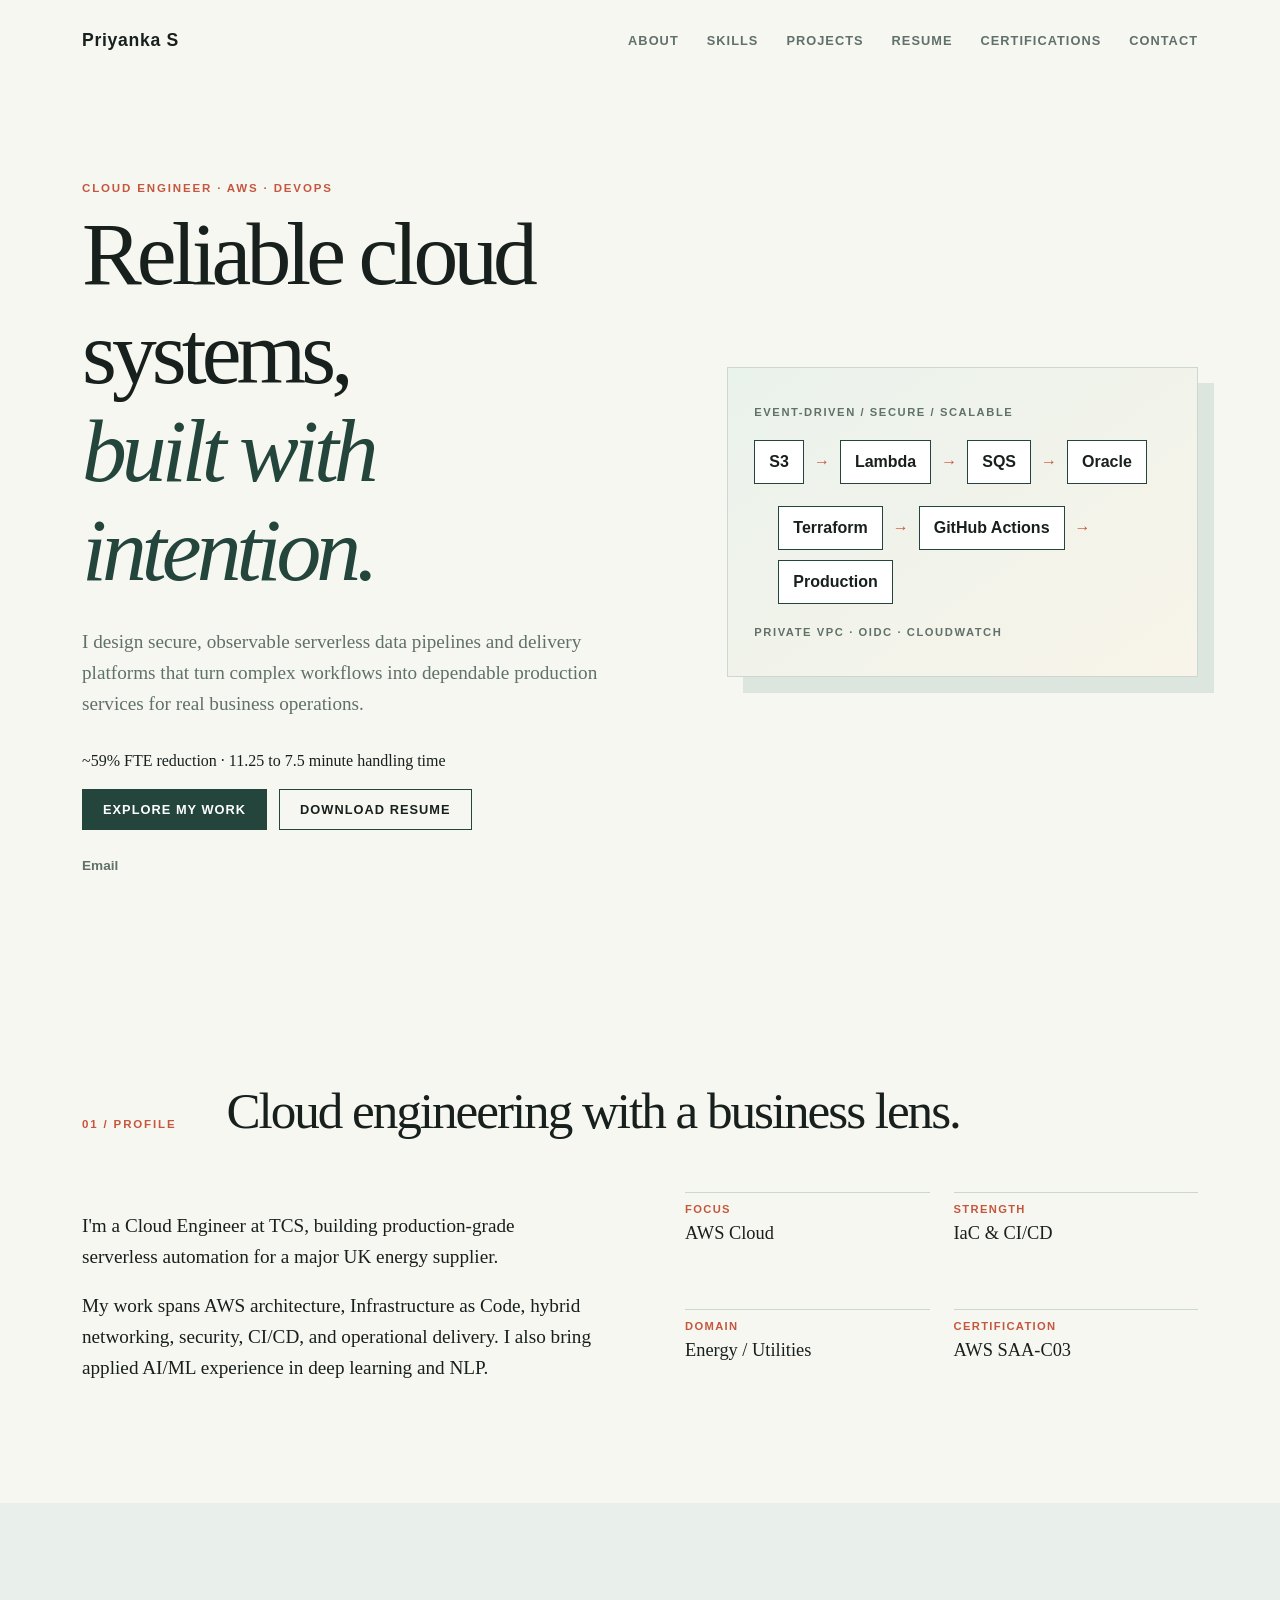
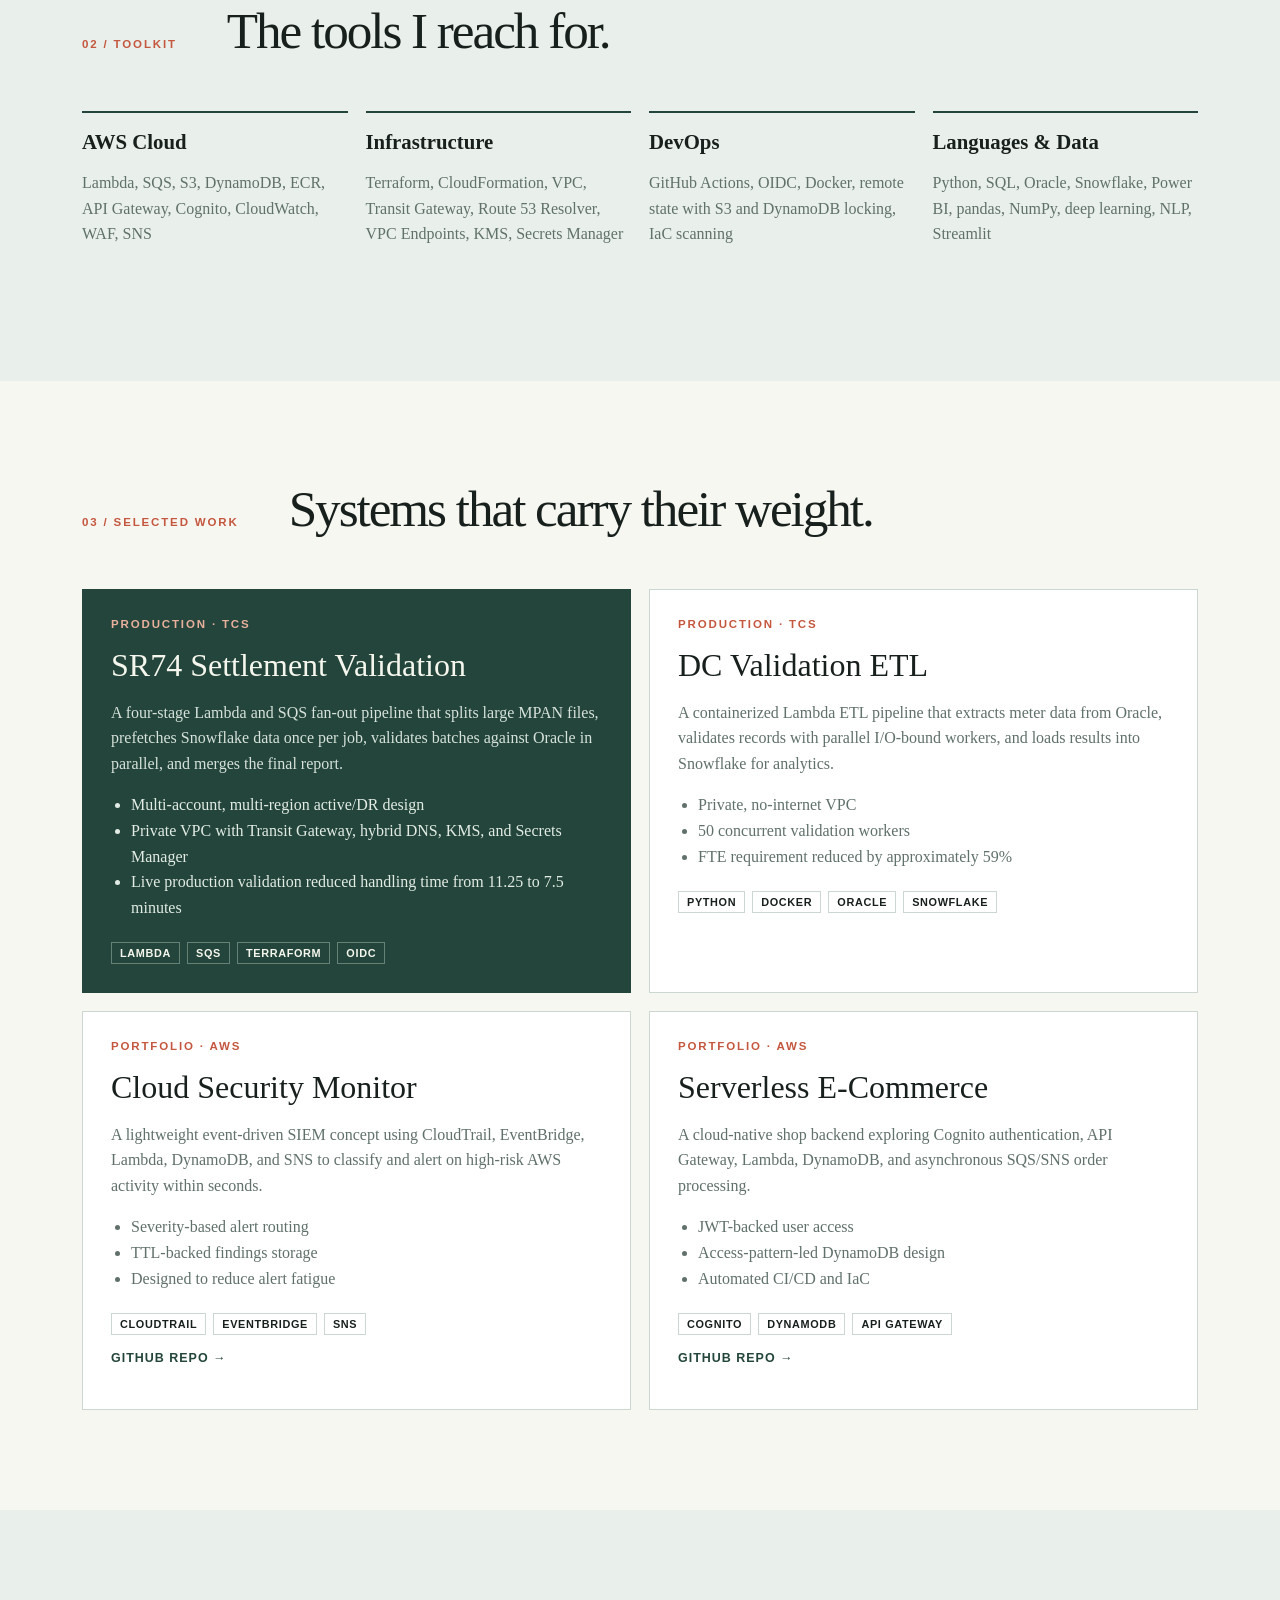
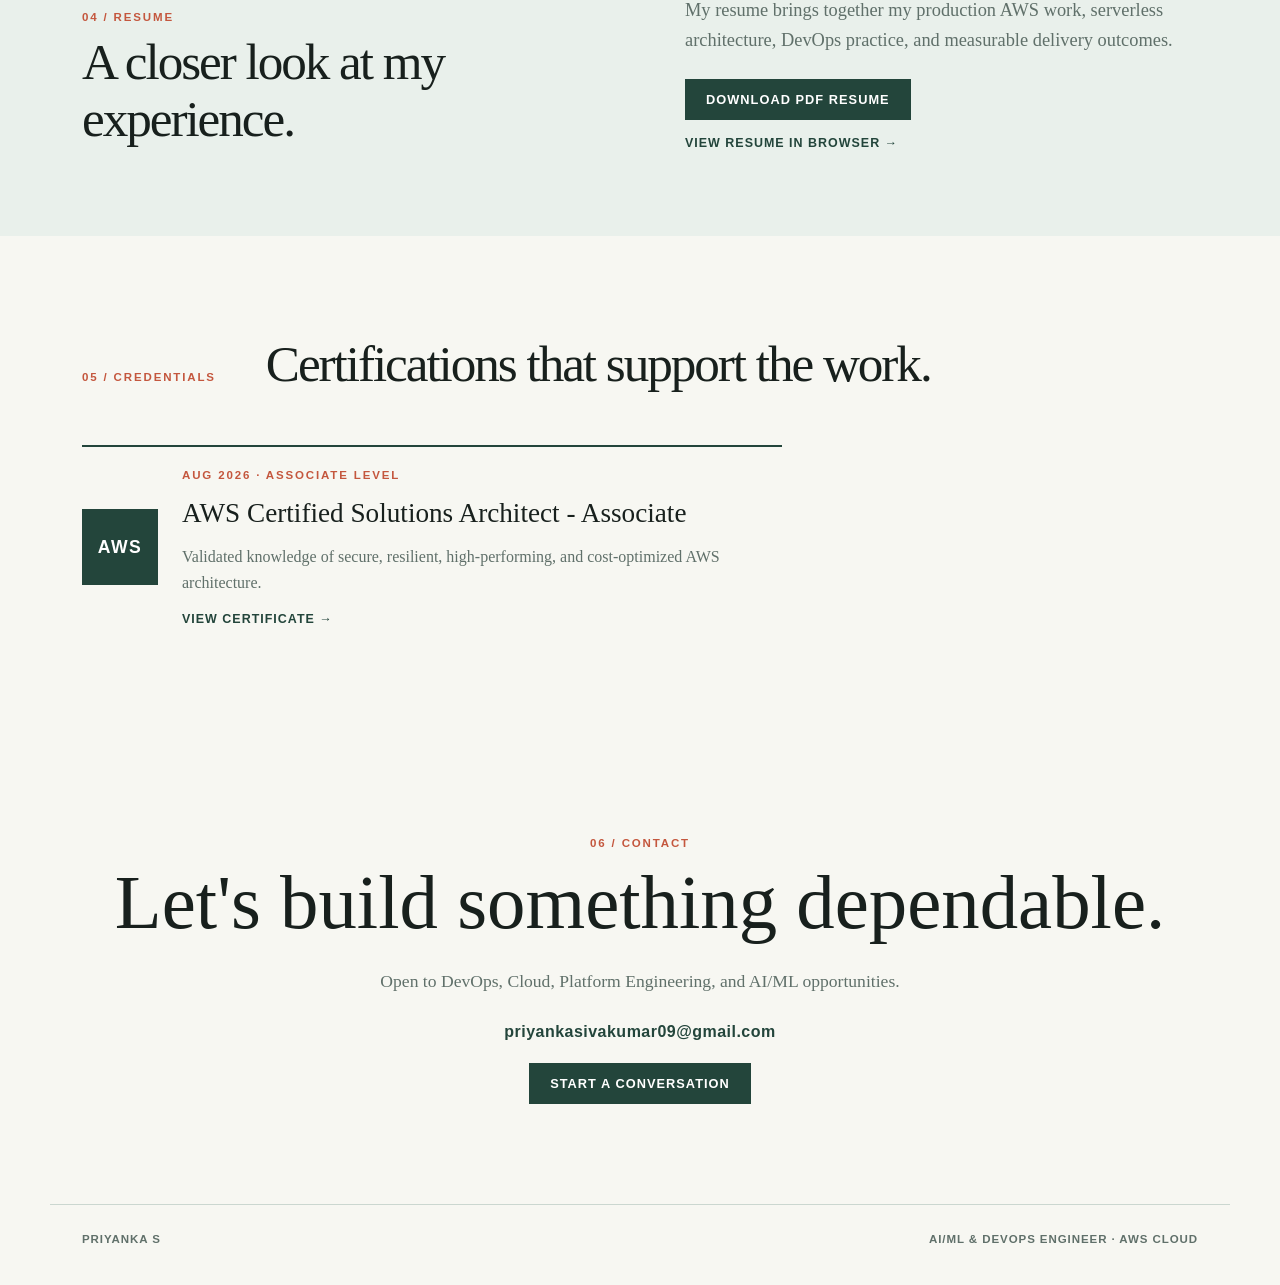
<file: index.html>
<!DOCTYPE html>
<html lang="en">
<head>
  <meta charset="UTF-8" />
  <meta name="viewport" content="width=device-width, initial-scale=1.0" />
  <meta name="description" content="Priyanka S - Cloud Engineer specializing in AWS, DevOps, serverless automation, and Infrastructure as Code." />
  <title>Priyanka S | Cloud Engineer - AWS & DevOps</title>
  <link rel="stylesheet" href="styles.css" />
</head>
<body>
  <header class="site-header">
    <a class="logo" href="#top">Priyanka S</a>
    <nav aria-label="Primary navigation">
      <a href="#about">About</a>
      <a href="#skills">Skills</a>
      <a href="#projects">Projects</a>
      <a href="#resume">Resume</a>
      <a href="#certifications">Certifications</a>
      <a href="#contact">Contact</a>
    </nav>
  </header>

  <main id="top">
    <section class="hero" aria-labelledby="hero-title">
      <div class="hero-copy">
        <p class="eyebrow">Cloud Engineer · AWS · DevOps</p>
        <h1 id="hero-title">Reliable cloud systems,<br /><span>built with intention.</span></h1>
        <p class="hero-text">I design secure, observable serverless data pipelines and delivery platforms that turn complex workflows into dependable production services for real business operations.</p>
        <p class="hero-achievement">~59% FTE reduction · 11.25 to 7.5 minute handling time</p>
        <div class="hero-actions">
          <a class="button button-primary" href="#projects">Explore my work</a>
          <a class="button button-secondary" href="https://priyanka2002sept-pixel.github.io/Portfolio/Priyanka_S_Resume.pdf" download>Download resume</a>
        </div>
        <div class="hero-links"><a href="mailto:priyankasivakumar09@gmail.com">Email</a></div>
      </div>
      <div class="hero-art" aria-label="AWS event-driven architecture overview">
        <div class="art-label">event-driven / secure / scalable</div>
        <div class="flow"><span>S3</span><b>→</b><span>Lambda</span><b>→</b><span>SQS</span><b>→</b><span>Oracle</span></div>
        <div class="flow flow-offset"><span>Terraform</span><b>→</b><span>GitHub Actions</span><b>→</b><span>Production</span></div>
        <div class="art-note">private VPC · OIDC · CloudWatch</div>
      </div>
    </section>

    <section class="section" id="about">
      <div class="section-heading"><p class="eyebrow">01 / PROFILE</p><h2>Cloud engineering with a business lens.</h2></div>
      <div class="about-grid"><div><p>I'm a Cloud Engineer at TCS, building production-grade serverless automation for a major UK energy supplier.</p><p>My work spans AWS architecture, Infrastructure as Code, hybrid networking, security, CI/CD, and operational delivery. I also bring applied AI/ML experience in deep learning and NLP.</p></div><dl class="facts"><div><dt>Focus</dt><dd>AWS Cloud</dd></div><div><dt>Strength</dt><dd>IaC &amp; CI/CD</dd></div><div><dt>Domain</dt><dd>Energy / Utilities</dd></div><div><dt>Certification</dt><dd>AWS SAA-C03</dd></div></dl></div>
    </section>

    <section class="section tinted" id="skills">
      <div class="section-heading"><p class="eyebrow">02 / TOOLKIT</p><h2>The tools I reach for.</h2></div>
      <div class="skill-grid"><article><h3>AWS Cloud</h3><p>Lambda, SQS, S3, DynamoDB, ECR, API Gateway, Cognito, CloudWatch, WAF, SNS</p></article><article><h3>Infrastructure</h3><p>Terraform, CloudFormation, VPC, Transit Gateway, Route 53 Resolver, VPC Endpoints, KMS, Secrets Manager</p></article><article><h3>DevOps</h3><p>GitHub Actions, OIDC, Docker, remote state with S3 and DynamoDB locking, IaC scanning</p></article><article><h3>Languages &amp; Data</h3><p>Python, SQL, Oracle, Snowflake, Power BI, pandas, NumPy, deep learning, NLP, Streamlit</p></article></div>
    </section>

    <section class="section" id="projects">
      <div class="section-heading"><p class="eyebrow">03 / SELECTED WORK</p><h2>Systems that carry their weight.</h2></div>
      <div class="project-grid">
        <article class="project project-featured"><p class="project-type">PRODUCTION · TCS</p><h3>SR74 Settlement Validation</h3><p>A four-stage Lambda and SQS fan-out pipeline that splits large MPAN files, prefetches Snowflake data once per job, validates batches against Oracle in parallel, and merges the final report.</p><ul><li>Multi-account, multi-region active/DR design</li><li>Private VPC with Transit Gateway, hybrid DNS, KMS, and Secrets Manager</li><li>Live production validation reduced handling time from 11.25 to 7.5 minutes</li></ul><div class="tags"><span>Lambda</span><span>SQS</span><span>Terraform</span><span>OIDC</span></div></article>
        <article class="project"><p class="project-type">PRODUCTION · TCS</p><h3>DC Validation ETL</h3><p>A containerized Lambda ETL pipeline that extracts meter data from Oracle, validates records with parallel I/O-bound workers, and loads results into Snowflake for analytics.</p><ul><li>Private, no-internet VPC</li><li>50 concurrent validation workers</li><li>FTE requirement reduced by approximately 59%</li></ul><div class="tags"><span>Python</span><span>Docker</span><span>Oracle</span><span>Snowflake</span></div></article>
        <article class="project"><p class="project-type">PORTFOLIO · AWS</p><h3>Cloud Security Monitor</h3><p>A lightweight event-driven SIEM concept using CloudTrail, EventBridge, Lambda, DynamoDB, and SNS to classify and alert on high-risk AWS activity within seconds.</p><ul><li>Severity-based alert routing</li><li>TTL-backed findings storage</li><li>Designed to reduce alert fatigue</li></ul><div class="tags"><span>CloudTrail</span><span>EventBridge</span><span>SNS</span></div><p><a class="text-link" href="https://github.com/priyanka2002sept-pixel/Security_Monitor" target="_blank" rel="noopener">GitHub repo →</a></p></article>
        <article class="project"><p class="project-type">PORTFOLIO · AWS</p><h3>Serverless E-Commerce</h3><p>A cloud-native shop backend exploring Cognito authentication, API Gateway, Lambda, DynamoDB, and asynchronous SQS/SNS order processing.</p><ul><li>JWT-backed user access</li><li>Access-pattern-led DynamoDB design</li><li>Automated CI/CD and IaC</li></ul><div class="tags"><span>Cognito</span><span>DynamoDB</span><span>API Gateway</span></div><p><a class="text-link" href="https://github.com/priyanka2002sept-pixel/AWS_Ecommerce_Platform" target="_blank" rel="noopener">GitHub repo →</a></p></article>
      </div>
    </section>

    <section class="section tinted resume-section" id="resume">
      <div class="resume-grid">
        <div class="section-heading"><p class="eyebrow">04 / RESUME</p><h2>A closer look at my experience.</h2></div>
        <div class="resume-copy"><p>My resume brings together my production AWS work, serverless architecture, DevOps practice, and measurable delivery outcomes.</p><a class="button button-primary" href="https://priyanka2002sept-pixel.github.io/Portfolio/Priyanka_S_Resume.pdf" download>Download PDF resume</a><a class="text-link" href="https://priyanka2002sept-pixel.github.io/Portfolio/Priyanka_S_Resume.pdf" target="_blank" rel="noopener">View resume in browser →</a></div>
      </div>
    </section>

    <section class="section" id="certifications">
      <div class="section-heading"><p class="eyebrow">05 / CREDENTIALS</p><h2>Certifications that support the work.</h2></div>
      <div class="credential"><div class="credential-mark">AWS</div><div><p class="project-type">AUG 2026 · ASSOCIATE LEVEL</p><h3>AWS Certified Solutions Architect - Associate</h3><p>Validated knowledge of secure, resilient, high-performing, and cost-optimized AWS architecture.</p><a class="text-link" href="AWS%20Certified%20Solutions%20Architect%20-%20Associate%20certificate.pdf" target="_blank" rel="noopener">View certificate →</a></div></div>
    </section>

    <section class="section contact" id="contact"><p class="eyebrow">06 / CONTACT</p><h2>Let's build something dependable.</h2><p>Open to DevOps, Cloud, Platform Engineering, and AI/ML opportunities.</p><a class="contact-email" href="mailto:priyankasivakumar09@gmail.com">priyankasivakumar09@gmail.com</a><a class="button button-primary" href="mailto:priyankasivakumar09@gmail.com">Start a conversation</a></section>
  </main>
  <footer><span>Priyanka S</span><span>AI/ML &amp; DevOps Engineer · AWS Cloud</span></footer>
  <script src="script.js"></script>
</body>
</html>
</file>
<file: styles.css>
:root{--ink:#18201d;--muted:#60706a;--paper:#f7f7f2;--panel:#e9f0eb;--accent:#c4573e;--line:#cbd7d0;--deep:#23453b}*{box-sizing:border-box}html{scroll-behavior:smooth}body{margin:0;background:var(--paper);color:var(--ink);font-family:Georgia,'Times New Roman',serif;line-height:1.6}a{color:inherit;text-decoration:none}.site-header{display:flex;justify-content:space-between;align-items:center;max-width:1180px;margin:auto;padding:26px 32px}.logo{font-family:Arial,sans-serif;font-size:1.1rem;font-weight:800;letter-spacing:.04em}.site-header nav{display:flex;gap:28px;font:600 .8rem Arial,sans-serif;letter-spacing:.08em;text-transform:uppercase;color:var(--muted)}.site-header nav a:hover{color:var(--accent)}.hero{max-width:1180px;margin:auto;min-height:650px;padding:90px 32px 110px;display:grid;grid-template-columns:1.1fr .9fr;gap:70px;align-items:center}.eyebrow,.project-type{font:700 .72rem Arial,sans-serif;letter-spacing:.16em;text-transform:uppercase;color:var(--accent)}h1,h2,h3{margin:0;line-height:1.1}h1{font-size:clamp(3.2rem,7vw,6.8rem);font-weight:500;letter-spacing:-.055em}h1 span{color:var(--deep);font-style:italic}.hero-text{max-width:590px;margin:28px 0;font-size:1.2rem;color:var(--muted)}.hero-actions{display:flex;gap:12px;flex-wrap:wrap}.button{display:inline-block;padding:12px 20px;border:1px solid var(--deep);font:700 .8rem Arial,sans-serif;letter-spacing:.08em;text-transform:uppercase}.button-primary{background:var(--deep);color:#fff}.button-primary:hover{background:var(--accent);border-color:var(--accent)}.button-secondary:hover{background:var(--panel)}.hero-links{display:flex;gap:12px;margin-top:28px;font:600 .85rem Arial,sans-serif;color:var(--muted)}.hero-links a:hover{color:var(--accent)}.hero-art{border:1px solid var(--line);padding:26px;background:linear-gradient(145deg,#eaf2ec,#f8f4e9);min-height:310px;display:flex;flex-direction:column;justify-content:center;gap:22px;box-shadow:16px 16px 0 #dce6df}.art-label,.art-note{font:700 .7rem Arial,sans-serif;letter-spacing:.14em;text-transform:uppercase;color:var(--muted)}.flow{display:flex;align-items:center;gap:10px;flex-wrap:wrap;font:700 1rem Arial,sans-serif}.flow span{padding:12px 14px;border:1px solid var(--deep);background:#fff}.flow b{color:var(--accent)}.flow-offset{margin-left:24px}.section{max-width:1180px;margin:auto;padding:100px 32px}.tinted{max-width:none;padding-left:max(32px,calc((100% - 1116px)/2));padding-right:max(32px,calc((100% - 1116px)/2));background:var(--panel)}.section-heading{display:flex;align-items:baseline;gap:50px;margin-bottom:50px}.section-heading h2{font-size:clamp(2rem,4vw,3.8rem);font-weight:500;letter-spacing:-.04em}.about-grid{display:grid;grid-template-columns:1fr 1fr;gap:90px;font-size:1.2rem}.about-grid p{max-width:650px}.facts{display:grid;grid-template-columns:1fr 1fr;gap:24px;margin:0}.facts div{border-top:1px solid var(--line);padding-top:10px}.facts dt{font:700 .7rem Arial,sans-serif;letter-spacing:.12em;text-transform:uppercase;color:var(--accent)}.facts dd{margin:4px 0;font-size:1.15rem}.skill-grid{display:grid;grid-template-columns:repeat(4,1fr);gap:18px}.skill-grid article{border-top:2px solid var(--deep);padding:18px 0}.skill-grid h3{font-size:1.3rem}.skill-grid p{color:var(--muted)}.project-grid{display:grid;grid-template-columns:repeat(2,1fr);gap:18px}.project{border:1px solid var(--line);padding:28px;background:#fff}.project-featured{background:var(--deep);color:#f5f7ee;border-color:var(--deep)}.project-type{margin:0 0 18px}.project-featured .project-type{color:#e9b09d}.project h3{font-size:2rem;font-weight:500}.project p:not(.project-type){color:var(--muted)}.project-featured p:not(.project-type){color:#d6e2db}.project ul{padding-left:20px;color:var(--muted)}.project-featured ul{color:#e2ece5}.tags{display:flex;gap:7px;flex-wrap:wrap;margin-top:22px}.tags span{border:1px solid var(--line);padding:4px 8px;font:700 .68rem Arial,sans-serif;letter-spacing:.06em;text-transform:uppercase}.project-featured .tags span{border-color:#668277}.resume-section{padding-top:86px;padding-bottom:86px}.resume-grid{max-width:1180px;margin:auto;display:grid;grid-template-columns:1fr 1fr;gap:90px;align-items:center}.resume-grid .section-heading{display:block;margin:0}.resume-grid .section-heading h2{margin-top:10px}.resume-copy{max-width:500px}.resume-copy p{font-size:1.15rem;color:var(--muted);margin:0 0 24px}.text-link{display:block;margin-top:16px;font:700 .78rem Arial,sans-serif;letter-spacing:.08em;text-transform:uppercase;color:var(--deep)}.text-link:hover{color:var(--accent)}.credential{display:flex;align-items:center;gap:24px;max-width:700px;border-top:2px solid var(--deep);padding-top:22px}.credential-mark{display:grid;place-items:center;width:76px;height:76px;flex:none;background:var(--deep);color:#fff;font:800 1.1rem Arial,sans-serif;letter-spacing:.08em}.credential h3{font-size:1.7rem;font-weight:500}.credential p:not(.project-type){color:var(--muted);margin-bottom:0}.contact{text-align:center}.contact h2{font-size:clamp(2.5rem,6vw,5rem);font-weight:500}.contact p:not(.eyebrow){color:var(--muted);font-size:1.1rem;margin:22px auto 28px}.contact-email{display:block;margin:0 auto 22px;color:var(--deep);font:700 1rem Arial,sans-serif;letter-spacing:.03em}.contact-email:hover{color:var(--accent)}footer{display:flex;justify-content:space-between;max-width:1180px;margin:auto;padding:28px 32px 40px;border-top:1px solid var(--line);font:700 .72rem Arial,sans-serif;letter-spacing:.08em;text-transform:uppercase;color:var(--muted)}@media(max-width:800px){.site-header{padding:20px}.site-header nav{gap:12px;font-size:.65rem}.hero{grid-template-columns:1fr;padding:55px 20px 80px;gap:45px}.hero-art{box-shadow:8px 8px 0 #dce6df}.section{padding:70px 20px}.tinted{padding-left:20px;padding-right:20px}.section-heading{display:block;margin-bottom:32px}.section-heading h2{margin-top:10px}.about-grid,.skill-grid,.project-grid,.resume-grid{grid-template-columns:1fr;gap:30px}.project h3{font-size:1.8rem}.credential{align-items:flex-start}.credential h3{font-size:1.45rem}footer{padding:24px 20px;display:block}footer span{display:block;margin:6px 0}}
</file>
